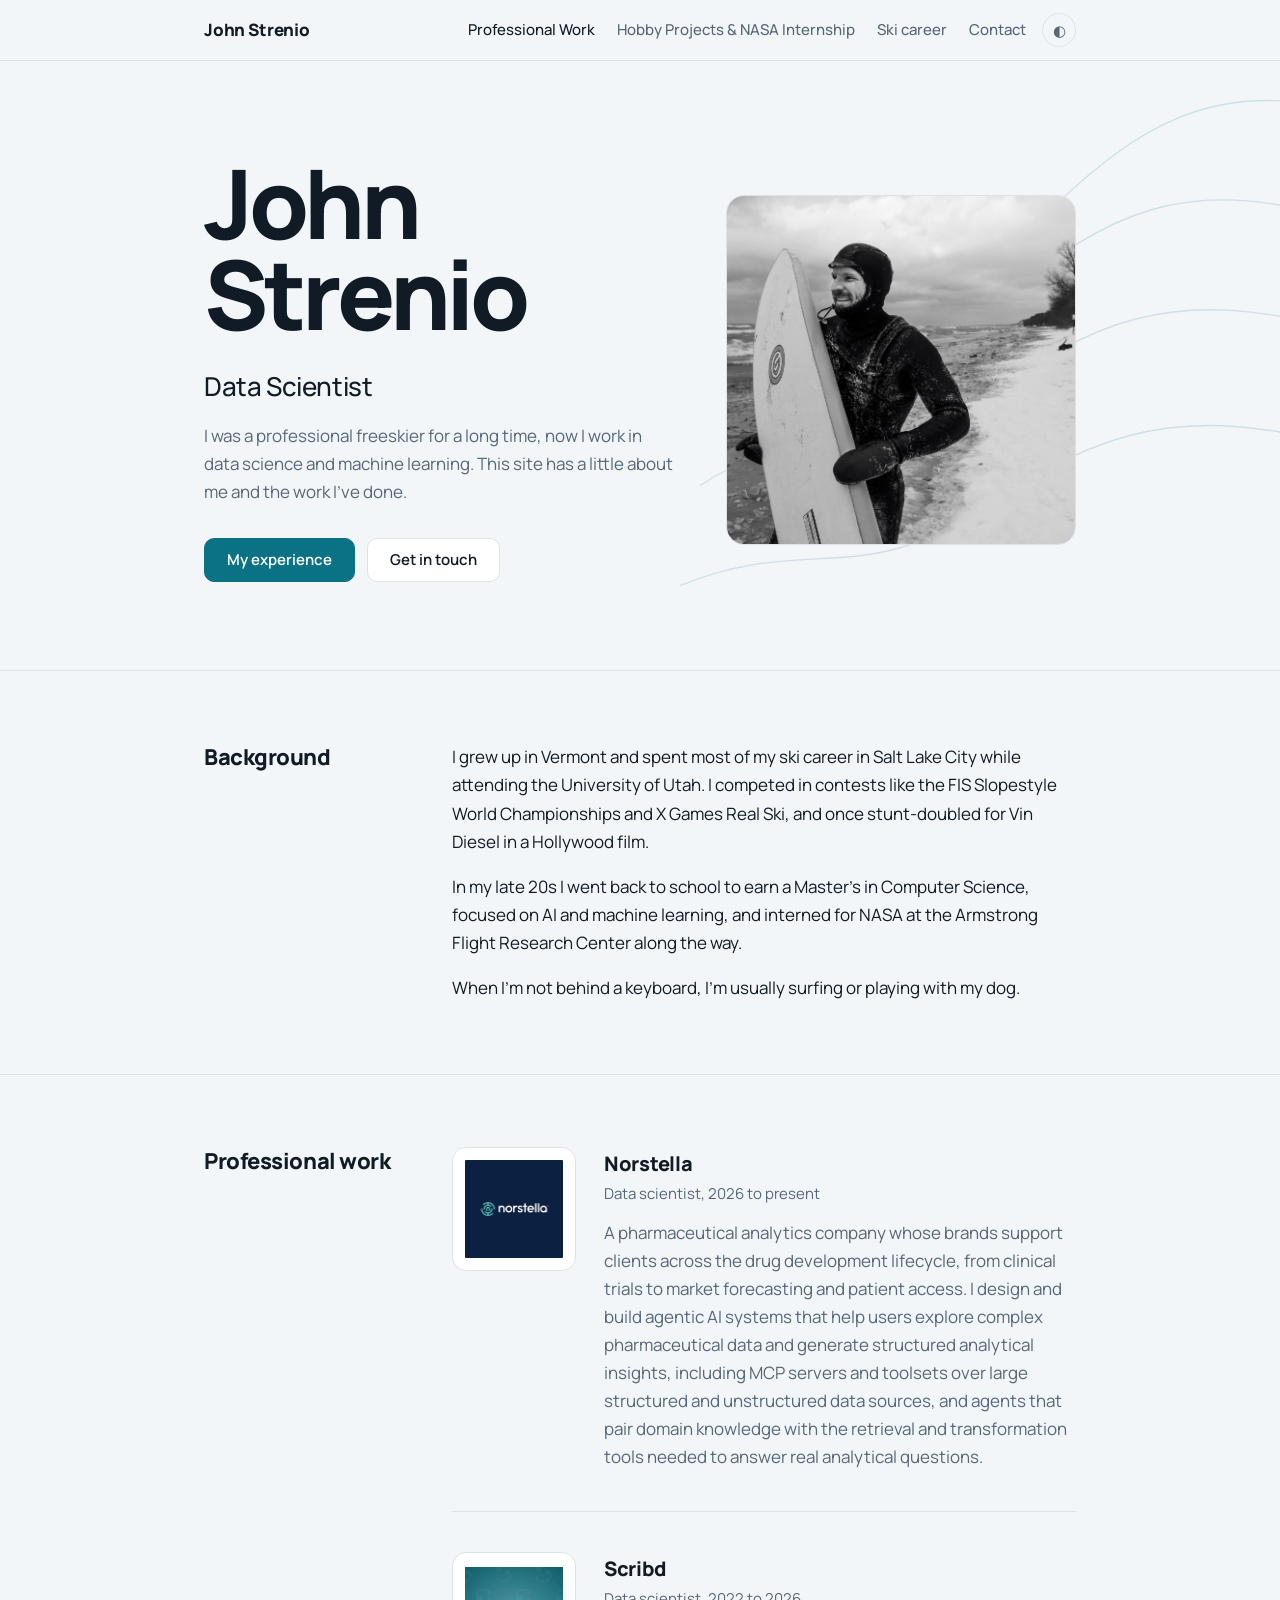
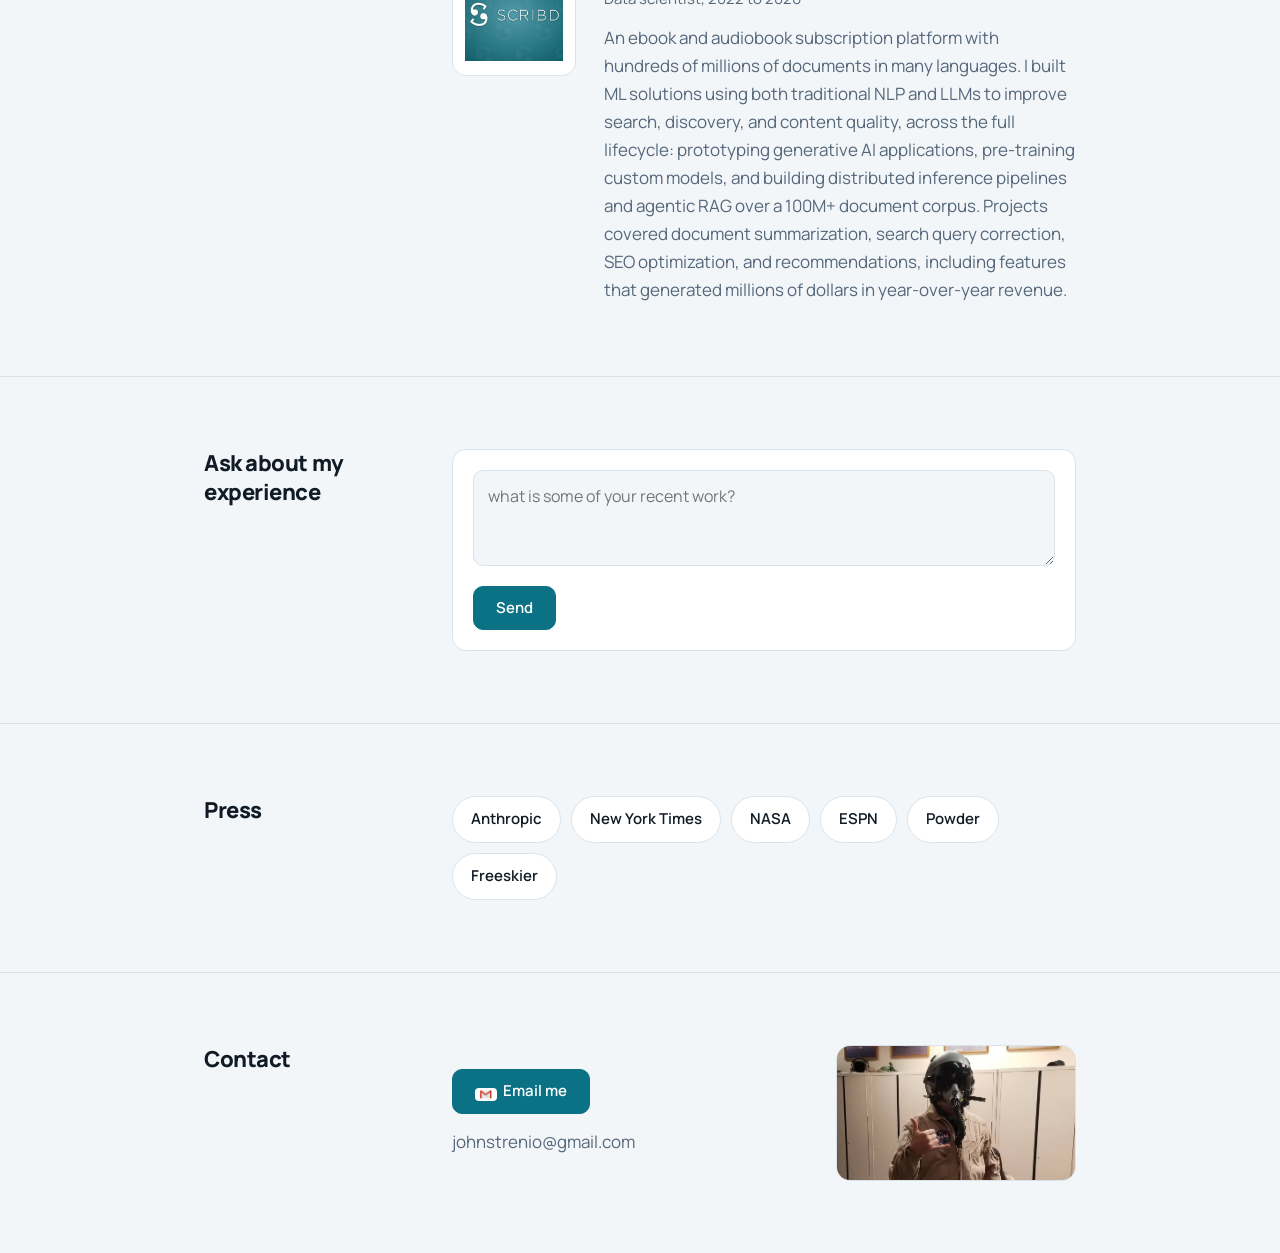
<file: index.html>
<!doctype html>
<html lang="en">
<head>
<meta charset="utf-8">
<meta name="viewport" content="width=device-width, initial-scale=1">
<title>John Strenio | Data Scientist</title>
<meta name="description" content="John Strenio is a data scientist. Former professional freeskier.">
<link rel="shortcut icon" href="favicon12.png" type="image/png">
<link rel="preconnect" href="https://fonts.googleapis.com">
<link rel="preconnect" href="https://fonts.gstatic.com" crossorigin>
<link href="https://fonts.googleapis.com/css2?family=Manrope:wght@400;500;600;800&display=swap" rel="stylesheet">

<link rel="stylesheet" href="site.css?v=2">
<script>try{var t=localStorage.getItem("theme");if(t)document.documentElement.setAttribute("data-theme",t)}catch(e){}</script>
<script async src="https://www.googletagmanager.com/gtag/js?id=G-HTJ686P290"></script>
<script>window.dataLayer=window.dataLayer||[];function gtag(){dataLayer.push(arguments);}gtag('js',new Date());gtag('config','G-HTJ686P290');</script>
</head>
<body data-page="home">
<header class="nav">
  <div class="wrap">
    <a class="brand" href="index.html">John Strenio</a>
    <div class="nav-right">
      <nav class="links" id="links" aria-label="Main"><a href="index.html#work" aria-current="page">Professional Work</a><a href="projects.html">Hobby Projects &amp; NASA Internship</a><a href="ski.html">Ski career</a><a href="index.html#contact">Contact</a></nav>
      <button class="icon-btn" id="theme" type="button" aria-label="Toggle light and dark theme">&#9680;</button>
      <button class="icon-btn menu" id="menu" type="button" aria-label="Menu" aria-expanded="false" aria-controls="links">&#9776;</button>
    </div>
  </div>
</header>
<main>
  <div class="hero">
    <svg class="contours" viewBox="0 0 720 600" aria-hidden="true" focusable="false">
      <path d="M40 520C160 470 220 520 330 450S520 330 700 380"/><path d="M60 420C160 350 240 420 340 340S530 215 700 265"/>
      <path d="M130 320C210 240 280 310 370 230S550 105 700 155"/><path d="M240 220C300 145 350 200 420 135S570 10 700 45"/>
    </svg>
    <div class="wrap">
      <div>
        <h1>John<br>Strenio</h1>
        <p class="role">Data Scientist</p>
        <p class="intro">I was a professional freeskier for a long time, now I work in data science and machine learning. This site has a little about me and the work I&rsquo;ve done.</p>
        <div class="actions"><a class="btn primary" href="#work">My experience</a><a class="btn" href="#contact">Get in touch</a></div>
      </div>
      <div class="photo"><img src="images/lake_surf.jpg" alt="John surfing on a lake"></div>
    </div>
  </div>

  <section id="about"><div class="wrap grid"><h2>Background</h2><div class="body">
    <p>I grew up in Vermont and spent most of my ski career in Salt Lake City while attending the University of Utah. I competed in contests like the FIS Slopestyle World Championships and X Games Real Ski, and once stunt-doubled for Vin Diesel in a Hollywood film.</p>
    <p>In my late 20s I went back to school to earn a Master&rsquo;s in Computer Science, focused on AI and machine learning, and interned for NASA at the Armstrong Flight Research Center along the way.</p>
    <p>When I&rsquo;m not behind a keyboard, I&rsquo;m usually surfing or playing with my dog.</p>
  </div></div></section>

  <section id="work"><div class="wrap grid"><h2 id="nasa">Professional work</h2><div>
    <div class="job">
      <img class="logo" src="images/norstella_logo.jpg" alt="Norstella logo">
      <div><h3>Norstella</h3><p class="when">Data scientist, 2026 to present</p>
      <p>A pharmaceutical analytics company whose brands support clients across the drug development lifecycle, from clinical trials to market forecasting and patient access. I design and build agentic AI systems that help users explore complex pharmaceutical data and generate structured analytical insights, including MCP servers and toolsets over large structured and unstructured data sources, and agents that pair domain knowledge with the retrieval and transformation tools needed to answer real analytical questions.</p></div>
    </div>
    <div class="job">
      <img class="logo" src="images/scribd_logo.jpg" alt="Scribd logo">
      <div><h3>Scribd</h3><p class="when">Data scientist, 2022 to 2026</p>
      <p>An ebook and audiobook subscription platform with hundreds of millions of documents in many languages. I built ML solutions using both traditional NLP and LLMs to improve search, discovery, and content quality, across the full lifecycle: prototyping generative AI applications, pre-training custom models, and building distributed inference pipelines and agentic RAG over a 100M+ document corpus. Projects covered document summarization, search query correction, SEO optimization, and recommendations, including features that generated millions of dollars in year-over-year revenue.</p></div>
    </div>
  </div></div></section>

  <section id="ask"><div class="wrap grid"><h2>Ask about my experience</h2><div>
    <!-- <p class="hint">Type a question about my background or work and get an answer.</p> -->
    <div class="ask">
      <label for="q" style="position:absolute;left:-9999px">Your question</label>
      <textarea id="q" placeholder="what is some of your recent work?"></textarea>
      <button class="btn primary" id="send" type="button">Send</button>
      <p class="out" id="out" aria-live="polite"></p>
    </div>
  </div></div></section>

  <section id="press"><div class="wrap grid"><h2>Press</h2><div class="press">
    <a href="https://www.anthropic.com/customers/scribd" target="_blank" rel="noopener">Anthropic</a>
    <a href="https://www.nytimes.com/2017/01/18/movies/xxx-the-return-of-xander-cage-extreme-stunts-vin-diesel.html" target="_blank" rel="noopener">New York Times</a>
    <a href="https://ntrs.nasa.gov/citations/20190034168" target="_blank" rel="noopener">NASA</a>
    <a href="https://web.archive.org/web/20111024145940/http://espn.go.com/action/freeskiing/blog/_/post/7140792/lj-strenio-traveling-circus" target="_blank" rel="noopener">ESPN</a>
    <a href="https://web.archive.org/web/20190812235729/https://www.powder.com/interview/urban-ski-legend-lj-strenio-is-going-to-work-for-nasa/" target="_blank" rel="noopener">Powder</a>
    <a href="https://freeskier.com/videos/every-single-crash-from-the-making-of-lj-strenios-x-games-real-ski-edit" target="_blank" rel="noopener">Freeskier</a>
  </div></div></section>

  <section id="contact"><div class="wrap grid"><h2>Contact</h2><div class="contact">
    <div><a class="btn primary" href="mailto:johnstrenio@gmail.com"><img src="images/gmail.jpg" alt="">Email me</a>
    <p class="addr">johnstrenio@gmail.com</p></div>
    <img class="shaka" src="images/shaka.jpg" alt="Shaka">
  </div></div></section>
</main>
<!-- <footer><div class="wrap">&copy; <span id="yr">2026</span> John Strenio</div></footer> -->

<script src="site.js"></script>
</body>
</html>
</file>
<file: site.css>
:root {
  box-sizing: border-box;
  --bg: #f3f6f9; --surface: #ffffff; --ink: #101b26; --muted: #55677a; --line: #dbe3ea;
  --accent: #0b7285; --accent-ink: #ffffff;
}
@media (prefers-color-scheme: dark) {
  :root:not([data-theme="light"]) {
    --bg: #0b1319; --surface: #121c24; --ink: #e8eef3; --muted: #93a5b5; --line: #22313d; --accent: #4fd0e0; --accent-ink: #06222a;
  }
}
:root[data-theme="dark"] {
  --bg: #0b1319; --surface: #121c24; --ink: #e8eef3; --muted: #93a5b5; --line: #22313d; --accent: #4fd0e0; --accent-ink: #06222a;
}
*, *::before, *::after { box-sizing: inherit; }
html { scroll-behavior: smooth; scroll-padding-top: 76px; }
body {
  margin: 0; background: var(--bg); color: var(--ink);
  font: 400 17px/1.65 "Manrope", system-ui, -apple-system, "Segoe UI", Roboto, sans-serif;
  -webkit-font-smoothing: antialiased;
}
a, a:hover { color: inherit; text-decoration: none; }
:focus-visible { outline: 2px solid var(--accent); outline-offset: 3px; border-radius: 4px; }
.wrap { max-width: 920px; margin: 0 auto; padding: 0 24px; }

/* nav */
.nav { position: sticky; top: 0; z-index: 10; background: color-mix(in srgb, var(--bg) 82%, transparent);
  backdrop-filter: blur(12px); -webkit-backdrop-filter: blur(12px); border-bottom: 1px solid var(--line); }
.nav .wrap { display: flex; align-items: center; justify-content: space-between; gap: 16px; height: 60px; }
.brand { font-weight: 800; letter-spacing: -0.01em; }
.nav-right { display: flex; align-items: center; gap: 16px; }
.links { display: flex; gap: 22px; font-size: 15px; font-weight: 500; }
.links a { color: var(--muted); }
.links a:hover, .links a[aria-current] { color: var(--ink); }
.icon-btn { background: none; border: 1px solid var(--line); color: var(--muted); border-radius: 999px;
  width: 34px; height: 34px; cursor: pointer; font-size: 15px; line-height: 1; flex: none; padding: 0; }
.icon-btn:hover { color: var(--ink); }
.menu { display: none; }

/* buttons */
.btn { display: inline-block; padding: 12px 22px; border-radius: 10px; font: 600 15px/1.2 "Manrope", system-ui, sans-serif;
  cursor: pointer; border: 1px solid var(--line); background: var(--surface); color: var(--ink); }
.btn:hover { border-color: var(--accent); color: var(--ink); }
.btn.primary, .btn-primary, .btn-primary:hover, .btn-primary:focus {
  background: var(--accent); border-color: var(--accent); color: var(--accent-ink); }
.btn.primary:hover, .btn-primary:hover { filter: brightness(1.08); color: var(--accent-ink); }
.btn:disabled { opacity: .6; cursor: wait; }
.btn img { width: 22px; height: auto; border-radius: 4px; vertical-align: -5px; margin-right: 6px; }

/* home */
.hero { position: relative; overflow: hidden; padding: 96px 0 88px; }
.hero .wrap { position: relative; display: grid; grid-template-columns: 1.15fr .85fr; gap: 48px; align-items: center; }
.contours { position: absolute; right: -80px; top: 0; width: 720px; max-width: none; height: 100%; opacity: .16; pointer-events: none; }
.contours path { fill: none; stroke: var(--accent); stroke-width: 1.4; }
h1 { margin: 0; font-weight: 800; letter-spacing: -0.045em; line-height: .95; font-size: clamp(48px, 9.5vw, 96px); }
.role { margin: 26px 0 0; font-size: clamp(20px, 3vw, 26px); font-weight: 500; letter-spacing: -0.015em; }
.intro { margin: 14px 0 0; color: var(--muted); max-width: 32em; }
.actions { margin-top: 32px; display: flex; flex-wrap: wrap; gap: 12px; }
.photo img { display: block; width: 100%; aspect-ratio: 1 / 1; object-fit: cover; border-radius: 18px; border: 1px solid var(--line); }
@media (prefers-reduced-motion: no-preference) {
  .hero .wrap > * { animation: rise .8s cubic-bezier(.2,.7,.2,1) both; }
  .hero .photo { animation-delay: .15s; }
  @keyframes rise { from { opacity: 0; transform: translateY(14px); } to { opacity: 1; transform: none; } }
}
section { padding: 72px 0; border-top: 1px solid var(--line); }
.grid { display: grid; grid-template-columns: 200px 1fr; gap: 24px 48px; }
h2 { margin: 0; font-size: 22px; font-weight: 800; letter-spacing: -0.02em; line-height: 1.3; }
.body p { margin: 0 0 1em; max-width: 38em; }
.body p:last-child { margin-bottom: 0; }
.job { display: grid; grid-template-columns: 124px 1fr; gap: 28px; padding-bottom: 40px; }
.job + .job { padding-top: 40px; border-top: 1px solid var(--line); }
.job:last-child { padding-bottom: 0; }
.logo { width: 124px; aspect-ratio: 1; object-fit: contain; background: #fff; border: 1px solid var(--line); border-radius: 14px; padding: 12px; }
.job h3 { margin: 0; font-size: 20px; font-weight: 800; letter-spacing: -0.015em; }
.job .when { margin: 2px 0 12px; color: var(--muted); font-size: 15px; }
.job p:not(.when) { margin: 0; color: var(--muted); max-width: 38em; }
.ask { background: var(--surface); border: 1px solid var(--line); border-radius: 14px; padding: 20px; max-width: 640px; }
.ask textarea { width: 100%; min-height: 96px; resize: vertical; padding: 12px 14px; border-radius: 10px;
  border: 1px solid var(--line); background: var(--bg); color: var(--ink); font: inherit; font-size: 16px; }
.ask .btn { margin-top: 12px; }
.out { margin: 16px 0 0; white-space: pre-wrap; overflow-wrap: anywhere; color: var(--muted); font-size: 16px; }
.out:empty { display: none; }
.hint { margin: 0 0 16px; color: var(--muted); max-width: 34em; }
.press { display: flex; flex-wrap: wrap; gap: 10px; align-content: flex-start; }
.press a { padding: 10px 18px; border: 1px solid var(--line); border-radius: 999px; background: var(--surface); font-weight: 600; font-size: 15px; }
.press a:hover { border-color: var(--accent); color: var(--accent); }
.contact { display: grid; grid-template-columns: 1fr 240px; gap: 32px; align-items: center; }
.contact .addr { margin: 14px 0 0; color: var(--muted); }
.contact img.shaka { width: 100%; border-radius: 14px; border: 1px solid var(--line); }
footer { padding: 32px 0 48px; border-top: 1px solid var(--line); color: var(--muted); font-size: 14px; }

/* inner pages (legacy Bootstrap markup, restyled) */
.page { padding-top: 48px; padding-bottom: 72px; }
.page .row { align-items: flex-start; }
.page .col, .page [class*="col-"] { padding: 12px; }
.page .header { font-size: clamp(34px, 6vw, 56px); font-weight: 800; letter-spacing: -0.04em; line-height: 1.05; padding: 24px 12px 12px; }
.page .project_header { font-size: clamp(22px, 3.2vw, 30px); font-weight: 800; letter-spacing: -0.025em; line-height: 1.2; align-items: center; margin-top: 16px; }
.page h3 { font-size: 19px; font-weight: 800; letter-spacing: -0.015em; margin: 1.4em 0 .4em; }
.page a:not(.btn):not(.carousel-control-prev):not(.carousel-control-next) { color: var(--accent); text-decoration: underline; text-underline-offset: 3px; }
.page img { max-width: 100%; height: auto; border-radius: 12px; }
.page .btn img { width: 20px; border-radius: 4px; margin-right: 6px; }
.page iframe { max-width: 100%; border: 0; border-radius: 12px; }
.page iframe[src*="youtube"] { width: 100%; height: auto; aspect-ratio: 16 / 9; }
.page video { max-width: 100%; height: auto; border-radius: 12px; display: block; margin: 0 auto; }
.rule { border: 0; border-top: 1px solid var(--line); margin: 56px 0; }
.carousel { border-radius: 14px; overflow: hidden; border: 1px solid var(--line); background: var(--surface); }
.carousel-inner { aspect-ratio: 16 / 9; }
body[data-page="ski"] .carousel-inner { aspect-ratio: 4 / 3; }
.carousel-item, .carousel-item img { height: 100%; }
.page .carousel-item img { object-fit: contain; width: 100%; border-radius: 0; }
.carousel-control-prev-icon, .carousel-control-next-icon { width: 40px; height: 40px; border-radius: 50%; background-color: rgba(16,27,38,.65); background-size: 45%; }
.carousel-indicators { margin-bottom: 6px; }
.carousel-indicators li { height: 3px; width: 22px; background-color: rgba(255,255,255,.7); mix-blend-mode: difference; }

@media (max-width: 720px) {
  .menu { display: block; }
  .links { display: none; position: absolute; top: 100%; left: 0; right: 0; flex-direction: column; gap: 0;
    background: var(--bg); border-bottom: 1px solid var(--line); padding: 8px 24px 16px; }
  .links.open { display: flex; }
  .links a { padding: 12px 0; font-size: 16px; }
  .hero { padding: 56px 0 56px; }
  .hero .wrap, .grid, .contact { grid-template-columns: 1fr; }
  .hero .wrap { gap: 36px; }
  .photo { max-width: 420px; }
  .contours { right: -300px; }
  section { padding: 56px 0; }
  .job { grid-template-columns: 1fr; gap: 16px; }
  .logo { width: 96px; }
  .contact img.shaka { max-width: 240px; }
}
</file>
